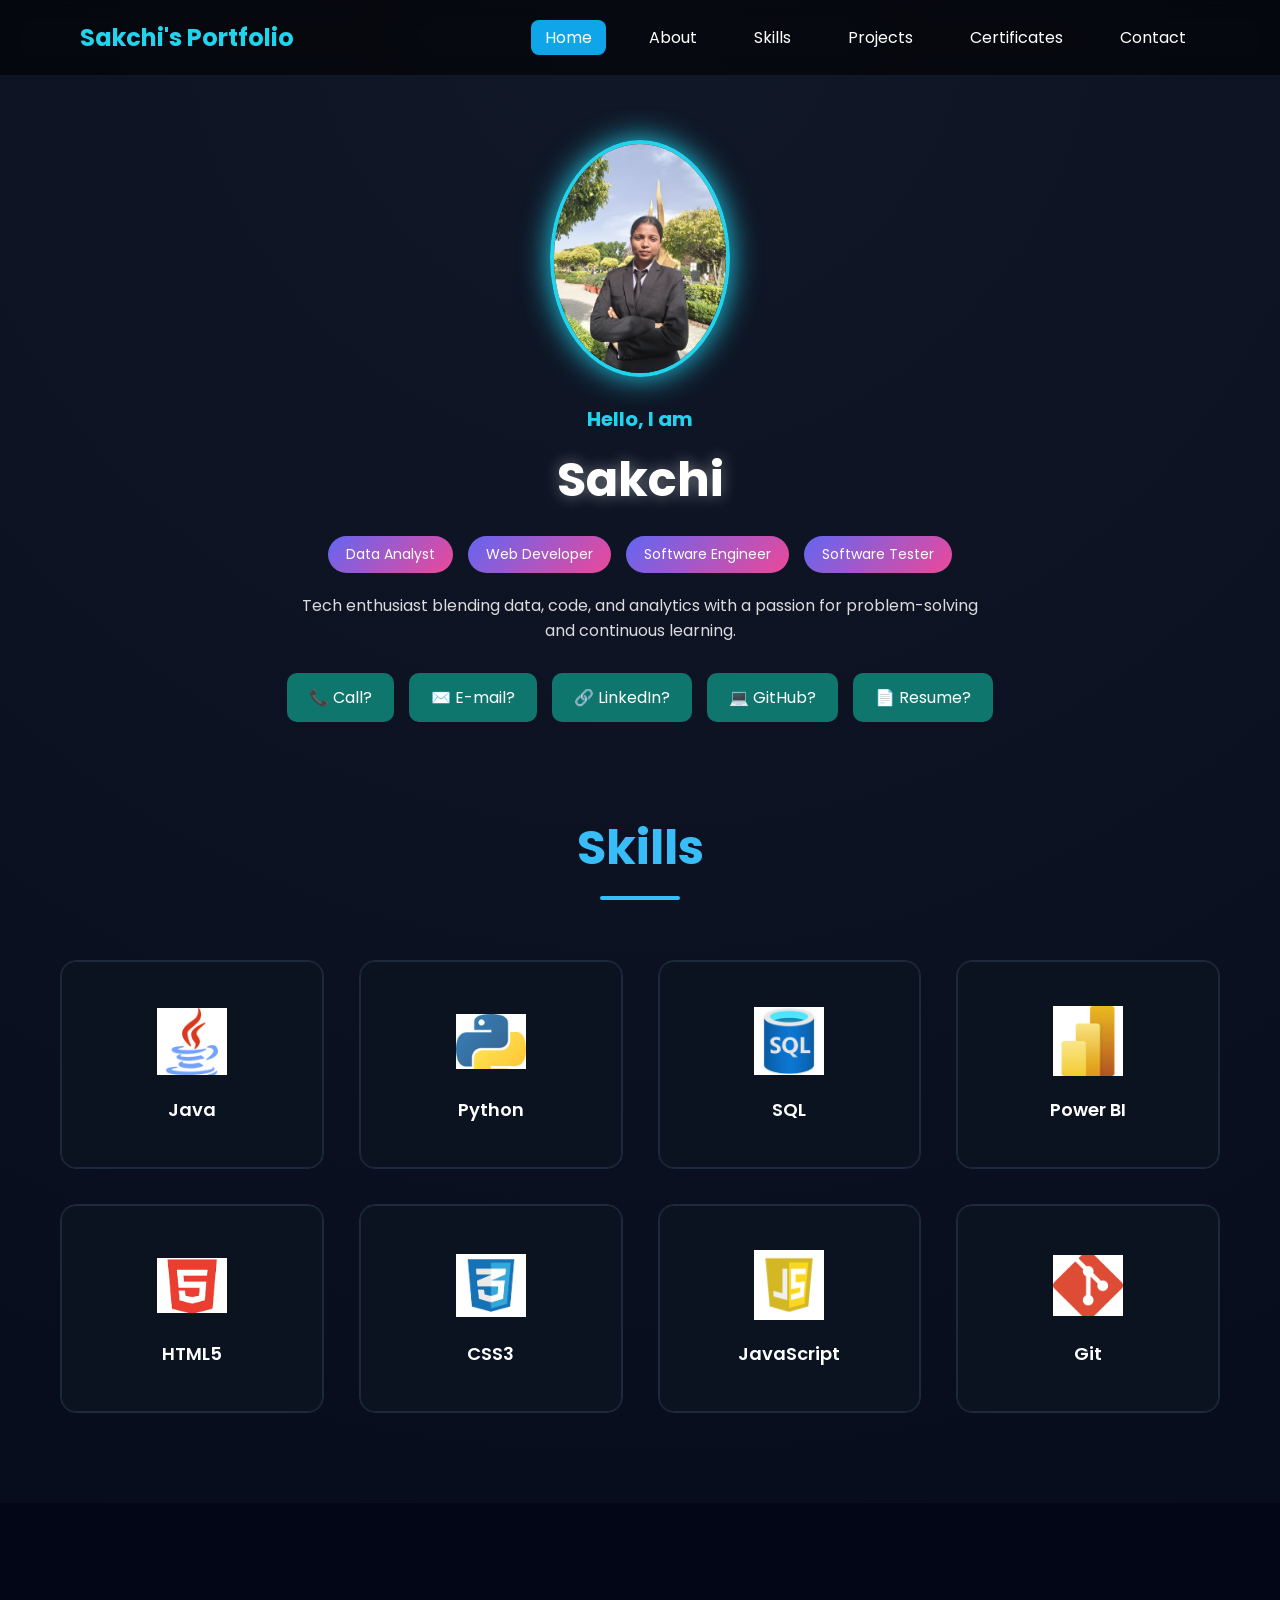
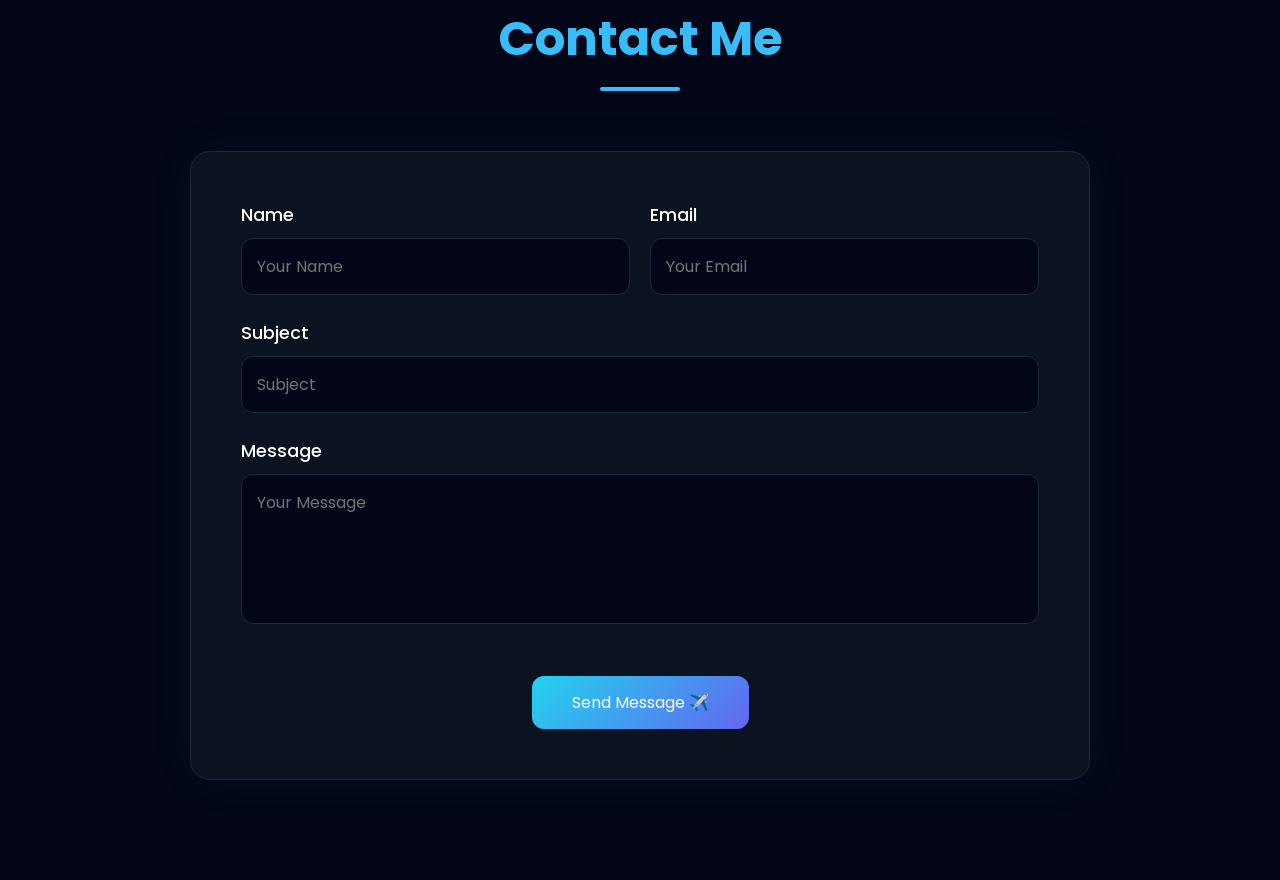
<file: index.html>
<!DOCTYPE html>
<html lang="en">
<head>
  <meta charset="UTF-8">
  <title>Sakchi | Portfolio</title>
  <link rel="stylesheet" href="style.css">
  <link href="https://fonts.googleapis.com/css2?family=Poppins:wght@300;400;600;700&display=swap" rel="stylesheet">
</head>
<body>

<!-- ===== NAVBAR ===== -->
<header class="navbar">
  <h2 class="logo">Sakchi's Portfolio</h2>

  <nav>
    <a class="active" href="#">Home</a>
     <a href="about.html">About</a>
    <a href="skills.html">Skills</a>
    <a href="project.html">Projects</a>
    <a href="certificates.html">Certificates</a>
    <a href="contact.html">Contact</a>
  </nav>
</header>

<!-- ===== HERO SECTION ===== -->
<section class="hero">

  <img src="images/profile.jpg" class="profile-img">

  <h4 class="hello">Hello, I am</h4>

  <h1 class="name">Sakchi</h1>

  <div class="roles">
    <span>Data Analyst</span>
    <span>Web Developer</span>
    <span>Software Engineer</span>
    <span>Software Tester</span>
  </div>

  <p class="intro">
    Tech enthusiast blending data, code, and analytics with a passion for
    problem-solving and continuous learning.
  </p>

  <div class="buttons">
  <a href="tel:+7491060768" class="btn">📞 Call?</a>
  <a href="mailto:sakchi2103@gmail.com" class="btn">✉️ E-mail?</a>
  <a href="https://www.linkedin.com/in/sakchi-gupta-2821ab3b4/" target="_blank" class="btn">🔗 LinkedIn?</a>
  <a href="https://github.com/sakchi2103" target="_blank" class="btn">💻 GitHub?</a>
  <a href="resume.pdf" target="_blank" class="btn">📄 Resume?</a>
</div>

<section class="skills" id="skills">
  <h2 class="skills-title">Skills</h2>

  <div class="skills-grid">

    <div class="skill-card">
      <img src="icons/java.png" alt="Java">
      <p>Java</p>
    </div>

    <div class="skill-card">
      <img src="icons/python.png" alt="Python">
      <p>Python</p>
    </div>

    <div class="skill-card">
      <img src="icons/sql.png" alt="SQL">
      <p>SQL</p>
    </div>

    <div class="skill-card">
      <img src="icons/powerbi.png" alt="Power BI">
      <p>Power BI</p>
    </div>

    <div class="skill-card">
      <img src="icons/html.png" alt="HTML5">
      <p>HTML5</p>
    </div>

    <div class="skill-card">
      <img src="icons/css.png" alt="CSS3">
      <p>CSS3</p>
    </div>

    <div class="skill-card">
      <img src="icons/javascript.png" alt="JavaScript">
      <p>JavaScript</p>
    </div>

    <div class="skill-card">
      <img src="icons/git.png" alt="Git">
      <p>Git</p>
    </div>

  </div>
</section>

<!-- ===== CONTACT SECTION ===== -->
<section class="contact">
  <h2 class="section-title">Contact Me</h2>

  <div class="contact-box">
    <form>

      <div class="row">
        <div class="field">
          <label>Name</label>
          <input type="text" placeholder="Your Name">
        </div>

        <div class="field">
          <label>Email</label>
          <input type="email" placeholder="Your Email">
        </div>
      </div>

      <div class="field">
        <label>Subject</label>
        <input type="text" placeholder="Subject">
      </div>

      <div class="field">
        <label>Message</label>
        <textarea placeholder="Your Message"></textarea>
      </div>

      <button type="submit" class="send-btn">
        Send Message ✈️
      </button>

    </form>
  </div>
</section>

</body>
</html>
</file>
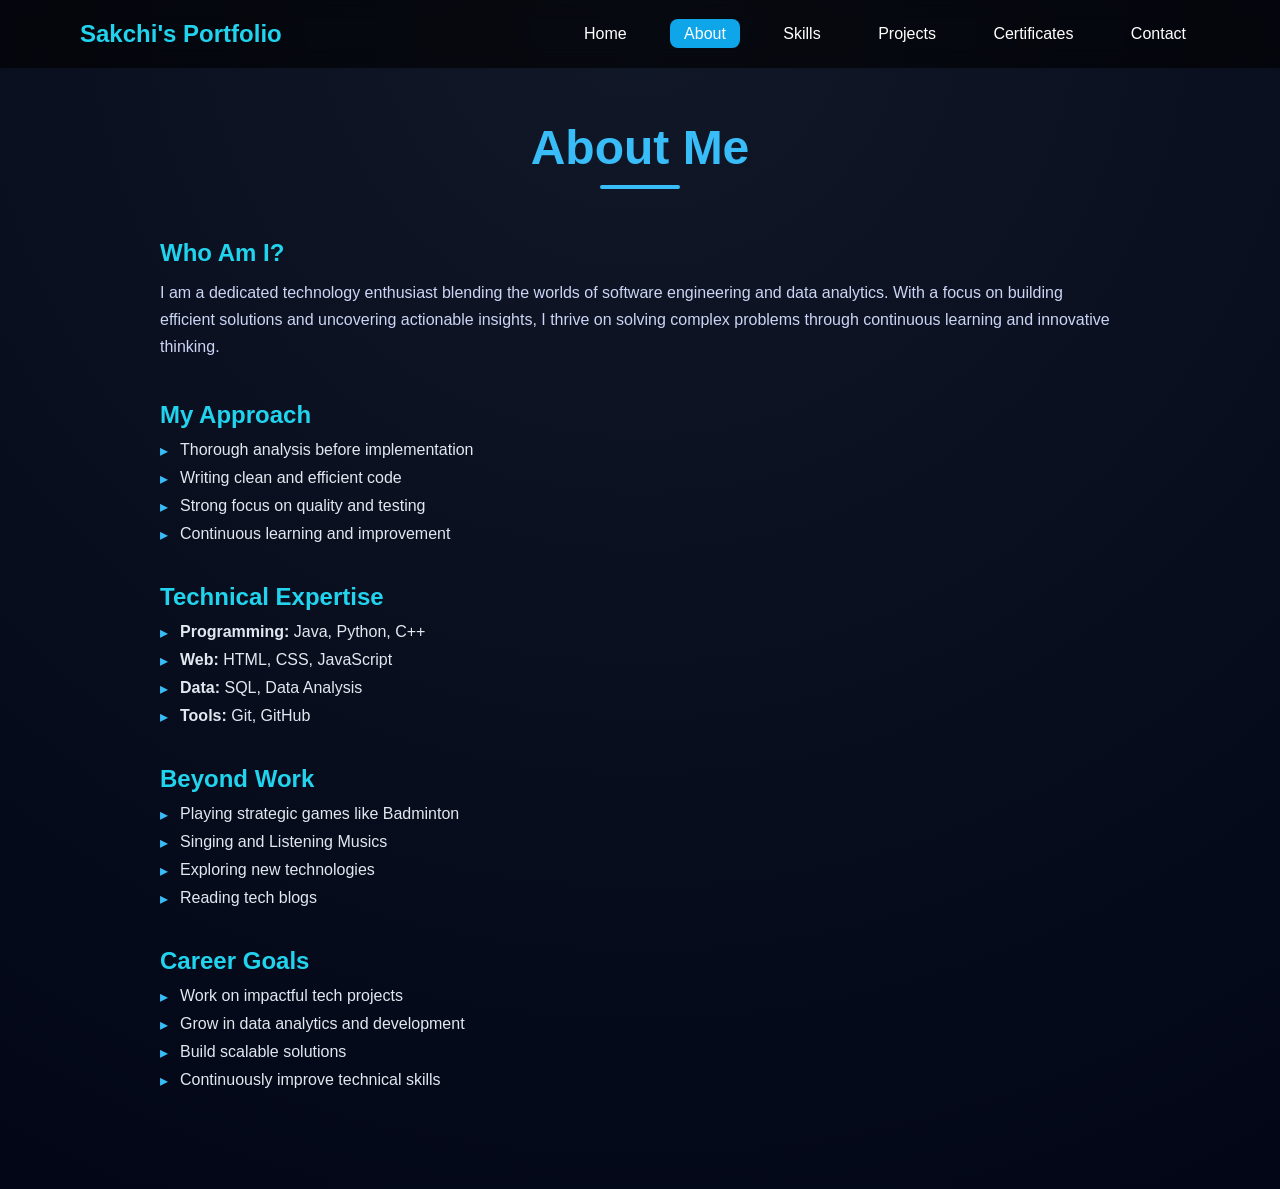
<file: about.html>
<!DOCTYPE html>
<html>
<head>
  <title>About | Sakchi</title>
  <link rel="stylesheet" href="style.css">
</head>
<body>

<header class="navbar">
    <h2 class="logo">Sakchi's Portfolio</h2>
    <nav>
      <a href="index.html">Home</a>
      <a href="about.html"class="active">About</a>
      <a href="skills.html">Skills</a>
      <a href="projects.html">Projects</a>
      <a href="certificates.html">Certificates</a>
      <a href="contact.html">Contact</a>
    </nav>
  </header>


<section class="page">
  
</section>
<section class="about-container">

  <h1 class="about-title">About Me</h1>

  <!-- Who Am I -->
  <div class="about-section">
    <h2>Who Am I?</h2>
    <p>
     I am a dedicated technology enthusiast blending the worlds of software engineering and data analytics. With a focus on building efficient solutions and uncovering actionable insights, I thrive on solving complex problems through continuous learning and innovative thinking.
    </p>
  </div>

  <!-- My Approach -->
  <div class="about-section">
    <h2>My Approach</h2>
    <ul>
      <li>Thorough analysis before implementation</li>
      <li>Writing clean and efficient code</li>
      <li>Strong focus on quality and testing</li>
      <li>Continuous learning and improvement</li>
    </ul>
  </div>

  <!-- Technical Expertise -->
  <div class="about-section">
    <h2>Technical Expertise</h2>
    <ul>
      <li><b>Programming:</b> Java, Python, C++</li>
      <li><b>Web:</b> HTML, CSS, JavaScript</li>
      <li><b>Data:</b> SQL, Data Analysis</li>
      <li><b>Tools:</b> Git, GitHub</li>
    </ul>
  </div>

  <!-- Beyond Work -->
  <div class="about-section">
    <h2>Beyond Work</h2>
    <ul>
      <li>Playing strategic games like Badminton</li>
      <li>Singing and Listening Musics</li>
      <li>Exploring new technologies</li>
      <li>Reading tech blogs</li>
    </ul>
  </div>

  <!-- Career Goals -->
  <div class="about-section">
    <h2>Career Goals</h2>
    <ul>
      <li>Work on impactful tech projects</li>
      <li>Grow in data analytics and development</li>
      <li>Build scalable solutions</li>
      <li>Continuously improve technical skills</li>
    </ul>
  </div>

</section>

</body>
</html>
</file>
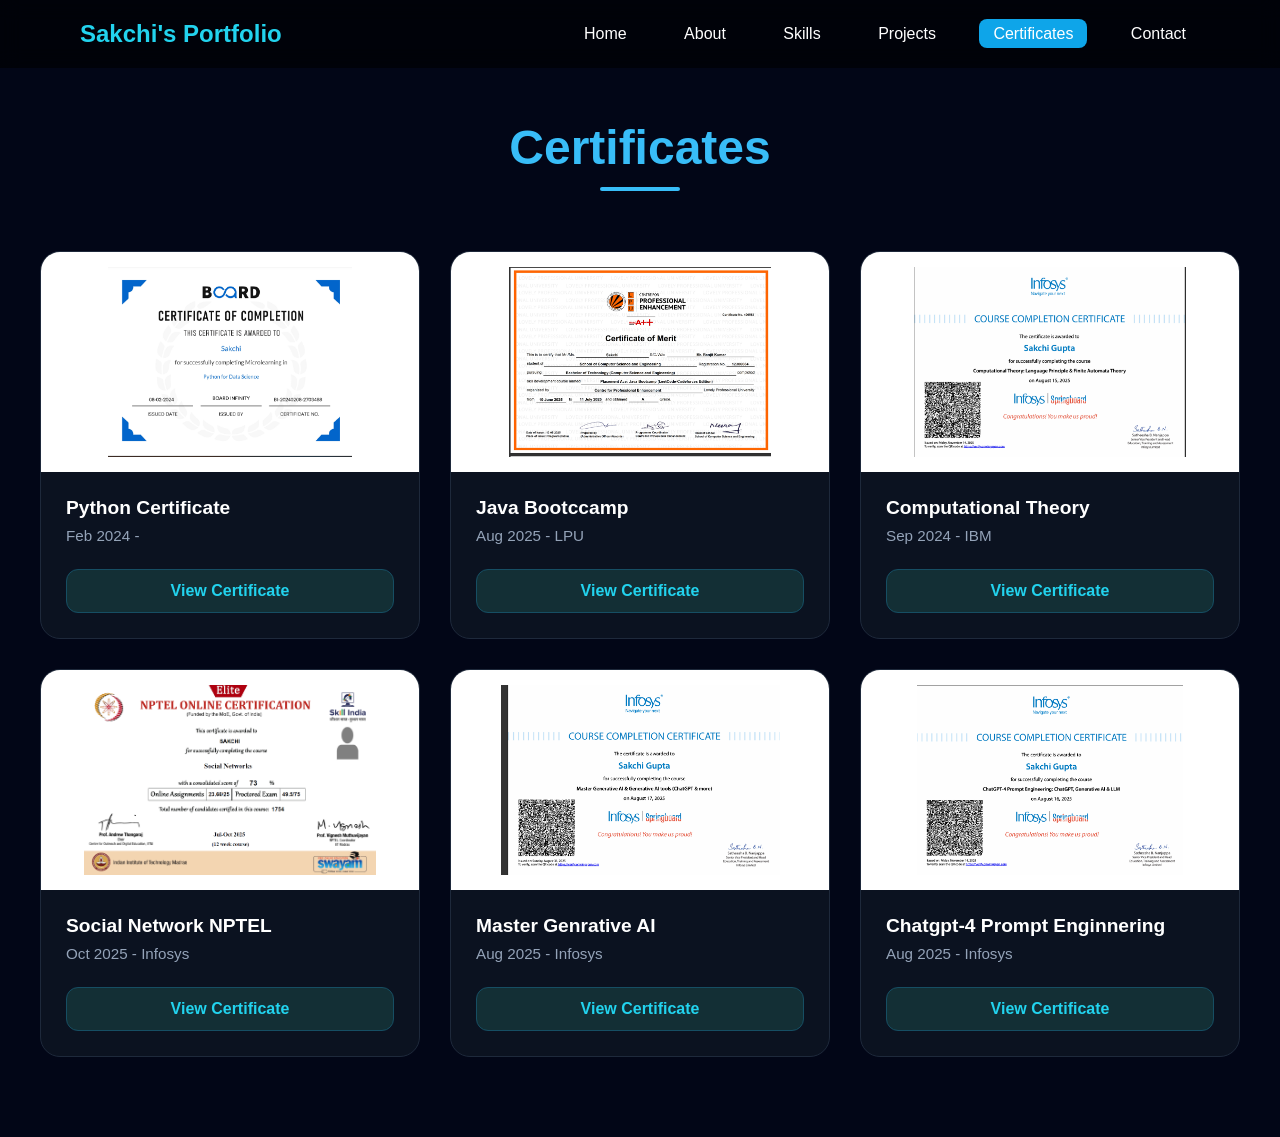
<file: certificates.html>
<!DOCTYPE html>
<html>
<head>
  <title>Certificates | Sakchi</title>
  <link rel="stylesheet" href="style.css">
</head>
<body>
 <header class="navbar">
    <h2 class="logo">Sakchi's Portfolio</h2>
    <nav>
      <a href="index.html">Home</a>
      <a href="about.html">About</a>
      <a href="skills.html">Skills</a>
      <a href="projects.html">Projects</a>
      <a href="certificates.html"class="active">Certificates</a>
      <a href="contact.html">Contact</a>
      
    </nav>
  </header>

<header> <!-- same navbar --> </header>

<section class="certificates-section">
  <h1 class="section-title">Certificates</h1>
  
  <div class="cert-grid">
    <div class="cert-card">
      <div class="cert-header">
        <img src="images/python.png.png" alt="Python Certificate">
      </div>
      <div class="cert-body">
        <h3>Python Certificate</h3>
        <p>Feb 2024 - </p>
        <a href="#" class="view-cert-btn">View Certificate</a>
      </div>
    </div>

    <div class="cert-card">
      <div class="cert-header">
        <img src="images/JavaBootcamp.png" alt="JavaBootcamp">
      </div>
      <div class="cert-body">
        <h3>Java Bootccamp</h3>
        <p>Aug 2025 - LPU</p>
        <a href="#" class="view-cert-btn">View Certificate</a>
      </div>
    </div>

    <div class="cert-card">
      <div class="cert-header">
        <img src="images/theory.png" alt="Computational theory Certificate">
      </div>
      <div class="cert-body">
        <h3>Computational Theory</h3>
        <p>Sep 2024 - IBM</p>
        <a href="#" class="view-cert-btn">View Certificate</a>
      </div>
    </div>

    <div class="cert-card">
      <div class="cert-header">
        <img src="images/nptel.png" alt="NPTEL Certificate">
      </div>
      <div class="cert-body">
        <h3>Social Network NPTEL</h3>
        <p>Oct 2025 - Infosys</p>
        <a href="#" class="view-cert-btn">View Certificate</a>
      </div>
    </div>

    <div class="cert-card">
      <div class="cert-header">
        <img src="images/master.png" alt="Master Genrative AI Certificate">
      </div>
      <div class="cert-body">
        <h3>Master Genrative AI</h3>
        <p>Aug 2025 - Infosys</p>
        <a href="#" class="view-cert-btn">View Certificate</a>
      </div>
    </div>

    <div class="cert-card">
      <div class="cert-header">
        <img src="images/chatgpt.png" alt="Chatgpt-4 Certificate">
      </div>
      <div class="cert-body">
        <h3>Chatgpt-4 Prompt Enginnering</h3>
        <p>Aug 2025 - Infosys</p>
        <a href="#" class="view-cert-btn">View Certificate</a>
      </div>
    </div>
  </div>
</section>

</body>
</html>
</file>
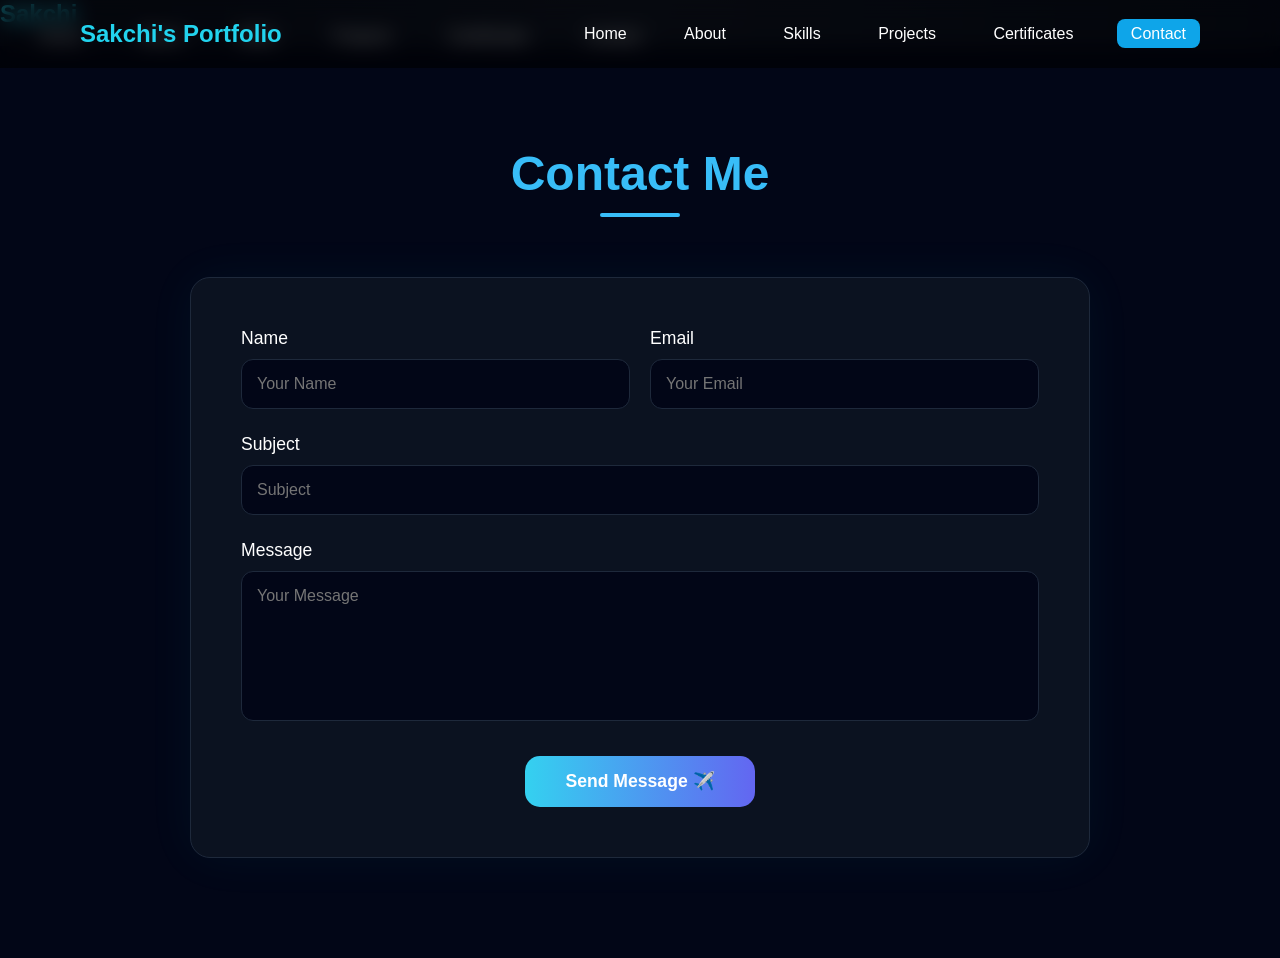
<file: contact.html>
<header>
  <h2 class="logo">Sakchi</h2>

  <nav>
    <a href="index.html">Home</a>
    <a href="about.html">About</a>
    <a href="skills.html">Skills</a>
    <a href="projects.html">Projects</a>
    <a href="certificates.html">Certificates</a>
    <a href="contact.html">Contact</a>
  </nav>
</header>
<!DOCTYPE html>
<html>
<head>
  <title>Contact | Sakchi</title>
  <link rel="stylesheet" href="style.css">
</head>
<body>
  <header class="navbar">
  <h2 class="logo">Sakchi's Portfolio</h2>

  <nav>
    <a href="index.html">Home</a>
     <a href="about.html">About</a>
    <a href="skills.html">Skills</a>
    <a href="project.html">Projects</a>
    <a href="certificates.html">Certificates</a>
    <a href="contact.html"class="active">Contact</a>
  </nav>
</header>

<header> <!-- same navbar --> </header>

<section class="contact">
  <h2 class="section-title">Contact Me</h2>
  
  <div class="contact-box">
    <form action="#">
      <div class="row">
        <div class="field">
          <label>Name</label>
          <input type="text" placeholder="Your Name">
        </div>
        <div class="field">
          <label>Email</label>
          <input type="email" placeholder="Your Email">
        </div>
      </div>

      <div class="field">
        <label>Subject</label>
        <input type="text" placeholder="Subject">
      </div>

      <div class="field">
        <label>Message</label>
        <textarea placeholder="Your Message"></textarea>
      </div>

      <button type="submit" class="send-message-btn">
        Send Message ✈️
      </button>
    </form>
  </div>
</section>

</body>
</html>
</file>
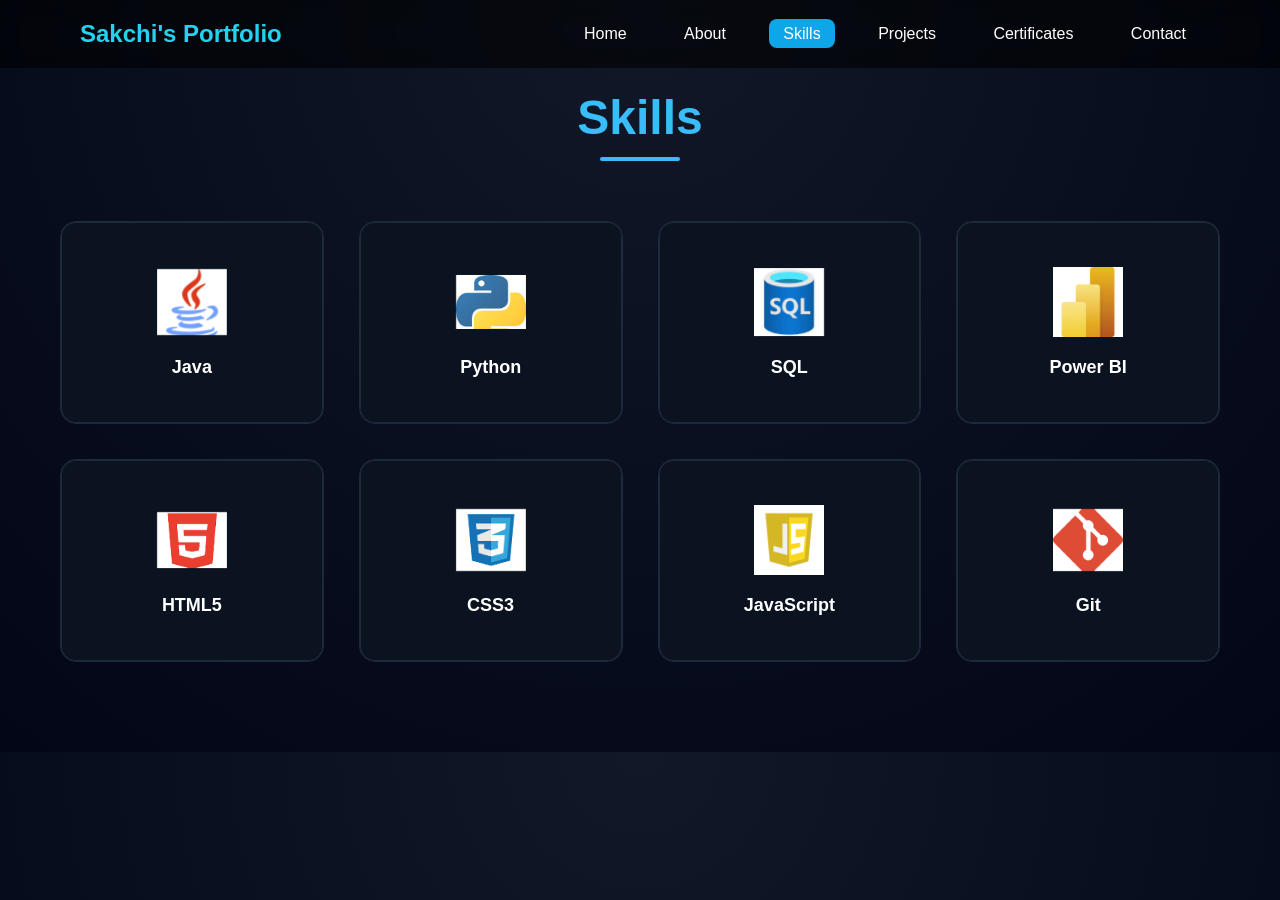
<file: skills.html>
<!DOCTYPE html>
<html>
<head>
  <title>Skills | Sakchi</title>
  <link rel="stylesheet" href="style.css">
</head>
<body>
  <header class="navbar">
  <h2 class="logo">Sakchi's Portfolio</h2>

  <nav>
    <a href="index.html">Home</a>
     <a href="about.html">About</a>
    <a class="active" href="skills.html">Skills</a>
    <a href="project.html">Projects</a>
    <a href="certificates.html">Certificates</a>
    <a href="contact.html">Contact</a>
  </nav>
</header>

<header> <!-- same navbar --> </header>

<section class="skills">
  <h2 class="skills-title">Skills</h2>
  
  <div class="skills-grid">
    <div class="skill-card">
      <img src="icons/java.png" alt="Java">
      <p>Java</p>
    </div>

    <div class="skill-card">
      <img src="icons/python.png" alt="Python">
      <p>Python</p>
    </div>

    <div class="skill-card">
      <img src="icons/sql.png" alt="SQL">
      <p>SQL</p>
    </div>

    <div class="skill-card">
      <img src="icons/powerbi.png" alt="Power BI">
      <p>Power BI</p>
    </div>

    <div class="skill-card">
      <img src="icons/html.png" alt="HTML5">
      <p>HTML5</p>
    </div>

    <div class="skill-card">
      <img src="icons/css.png" alt="CSS3">
      <p>CSS3</p>
    </div>

    <div class="skill-card">
      <img src="icons/javascript.png" alt="JavaScript">
      <p>JavaScript</p>
    </div>

    <div class="skill-card">
      <img src="icons/git.png" alt="Git">
      <p>Git</p>
    </div>
  </div>
</section>
</body>
</html>
</file>
<file: style.css>
* {
  margin: 0;
  padding: 0;
  box-sizing: border-box;
  font-family: 'Poppins', sans-serif;
}

body {
  background: radial-gradient(circle at top, #111827, #020617);
  color: white;
}

/* ===== NAVBAR ===== */
.navbar {
  position: fixed;
  width: 100%;
  top: 0;
  padding: 20px 80px;
  display: flex;
  justify-content: space-between;
  align-items: center;
  background: rgba(0,0,0,0.6);
  backdrop-filter: blur(10px);
}

.logo {
  color: #22d3ee;
}

nav a {
  color: white;
  text-decoration: none;
  margin-left: 25px;
  padding: 6px 14px;
  border-radius: 8px;
  transition: 0.3s;
}

nav a:hover,
nav .active {
  background: #0ea5e9;
}

/* ===== HERO ===== */
.hero {
  padding-top: 140px;
  min-height: 100vh;
  text-align: center;
}

.profile-img {
  width: 180px;
  border-radius: 50%;
  border: 4px solid #22d3ee;
  box-shadow: 0 0 30px #22d3ee;
}

.hello {
  margin-top: 20px;
  color: #22d3ee;
  font-size: 20px;
}

.name {
  font-size: 48px;
  margin: 10px 0;
  text-shadow: 0 0 15px rgba(255,255,255,0.4);
}

/* ===== ROLES ===== */
.roles {
  display: flex;
  justify-content: center;
  gap: 15px;
  flex-wrap: wrap;
  margin: 20px 0;
}

.roles span {
  padding: 8px 18px;
  border-radius: 20px;
  background: linear-gradient(135deg, #6366f1, #ec4899);
  font-size: 14px;
}

/* ===== TEXT ===== */
.intro {
  max-width: 700px;
  margin: auto;
  opacity: 0.85;
}

/* ===== BUTTONS ===== */
.buttons {
  margin-top: 30px;
  display: flex;
  justify-content: center;
  gap: 15px;
  flex-wrap: wrap;
}

.btn {
  background: #0f766e;
  color: white;
  padding: 12px 22px;
  border-radius: 10px;
  text-decoration: none;
  cursor: pointer;
  transition: 0.3s;
  display: inline-block;
}

.btn:hover {
  background: #14b8a6;
  transform: translateY(-3px);
}

/* ===== SKILLS SECTION ===== */
.skills {
  padding: 90px 60px;
  text-align: center;
}

.skills-title {
  font-size: 48px;
  color: #38bdf8;
  margin-bottom: 60px;
  position: relative;
}

.skills-title::after {
  content: "";
  width: 80px;
  height: 4px;
  background: #38bdf8;
  display: block;
  margin: 12px auto 0;
  border-radius: 2px;
}

/* Grid */
.skills-grid {
  display: grid;
  grid-template-columns: repeat(auto-fit, minmax(220px, 1fr));
  gap: 35px;
}

/* Card */
.skill-card {
  background: #0b1220;
  border-radius: 22px;
  padding: 40px 20px;
  box-shadow: inset 0 0 0 1px #1e293b;
  transition: 0.3s;
}

.skill-card:hover {
  transform: translateY(-10px);
  box-shadow: 0 0 30px #38bdf866;
}

/* Icon */
.skill-card img {
  width: 80px;
  height: 80px;
  margin-bottom: 25px;
}

/* Text */
.skill-card p {
  font-size: 20px;
  color: white;
  font-weight: 600;
}
/* ===== CONTACT SECTION ===== */
.contact {
  padding: 80px;
  text-align: center;
}

.section-title {
  font-size: 36px;
  color: #38bdf8;
  margin-bottom: 40px;
  position: relative;
}

.section-title::after {
  content: "";
  display: block;
  width: 60px;
  height: 3px;
  background: #38bdf8;
  margin: 10px auto 0;
}

/* ===== CONTACT SECTION ===== */
.contact {
  padding: 80px;
  text-align: center;
}

.section-title {
  font-size: 36px;
  color: #38bdf8;
  margin-bottom: 40px;
  position: relative;
}

.section-title::after {
  content: "";
  display: block;
  width: 60px;
  height: 3px;
  background: #38bdf8;
  margin: 10px auto 0;
}

/* Contact Card */
.contact-box {
  max-width: 900px;
  margin: auto;
  padding: 40px;
  background: #0b1220;
  border-radius: 20px;
  box-shadow: 0 0 40px #22d3ee33;
}

/* Inputs */
.field {
  margin-bottom: 20px;
  text-align: left;
}

.field label {
  display: block;
  margin-bottom: 8px;
  color: #cbd5f5;
}

.field input,
.field textarea {
  width: 100%;
  padding: 14px;
  background: #020617;
  border: 1px solid #1e293b;
  border-radius: 10px;
  color: white;
  font-size: 14px;
  outline: none;
}

.field input:focus,
.field textarea:focus {
  border-color: #38bdf8;
}

/* Name + Email Row */
.row {
  display: flex;
  gap: 20px;
}

.row .field {
  flex: 1;
}

/* Textarea */
textarea {
  height: 140px;
  resize: none;
}

/* Send Button */
.send-btn {
  margin-top: 20px;
  padding: 14px 40px;
  font-size: 16px;
  border: none;
  border-radius: 12px;
  cursor: pointer;
  color: white;
  background: linear-gradient(135deg, #22d3ee, #6366f1);
  transition: 0.3s;
}

.send-btn:hover {
  transform: translateY(-3px);
  box-shadow: 0 0 20px #38bdf8;
}
/* ===== ABOUT SECTION ===== */
.about-container {
  max-width: 1000px;
  margin: auto;
  padding: 120px 20px 60px;
}

/* Title */
.about-title {
  text-align: center;
  font-size: 48px;
  color: #38bdf8;
  margin-bottom: 50px;
  position: relative;
}

.about-title::after {
  content: "";
  width: 80px;
  height: 4px;
  background: #38bdf8;
  display: block;
  margin: 10px auto 0;
  border-radius: 2px;
}

/* Section Blocks */
.about-section {
  margin-bottom: 40px;
}

/* Headings */
.about-section h2 {
  color: #22d3ee;
  margin-bottom: 12px;
  font-size: 24px;
}

/* Text */
.about-section p {
  color: #cbd5f5;
  line-height: 1.7;
}

/* List */
.about-section ul {
  list-style: none;
  padding-left: 0;
}

.about-section ul li {
  margin: 10px 0;
  padding-left: 20px;
  position: relative;
  color: #e2e8f0;
}

/* Arrow bullet like in screenshot */
.about-section ul li::before {
  content: "▸";
  position: absolute;
  left: 0;
  color: #38bdf8;
}
/* Layout for the Projects Page */
.projects-section {
  padding: 120px 10% 60px; /* Top padding for fixed navbar */
  display: flex;
  flex-direction: column;
  gap: 50px; /* CRITICAL: This prevents overlapping */
  background: #020617;
}

.project-card {
  display: flex;
  background: #0b1220;
  border-radius: 20px;
  border: 1px solid #1e293b;
  overflow: hidden;
  transition: transform 0.3s ease;
}

.project-card:hover {
  transform: translateY(-10px);
  box-shadow: 0 0 30px rgba(34, 211, 238, 0.2);
}

.project-image {
  flex: 1;
  min-width: 40%;
}

.project-image img {
  width: 100%;
  height: 100%;
  object-fit: cover;
}

.project-content {
  flex: 1.2;
  padding: 40px;
}

/* For Tech Stack Spans */
.tech-stack {
  margin: 20px 0;
}

.tech-stack span {
  display: inline-block;
  background: rgba(34, 211, 238, 0.1);
  color: #22d3ee;
  padding: 5px 15px;
  border-radius: 20px;
  font-size: 14px;
  margin-right: 10px;
  margin-bottom: 10px;
}

/* Button Styling inside cards */
.project-buttons .btn {
  margin-top: 10px;
  margin-right: 15px;
}

/* ===== CERTIFICATES SECTION ===== */
.certificates-section {
  padding: 120px 20px 80px; /* Pushes content below fixed navbar */
  text-align: center;
  background-color: #020617;
}

/* Centered Section Title */
.section-title {
  font-size: 48px;
  color: #38bdf8;
  margin-bottom: 60px;
  display: inline-block;
  position: relative;
}

.section-title::after {
  content: "";
  width: 80px;
  height: 4px;
  background: #38bdf8;
  display: block;
  margin: 12px auto 0;
  border-radius: 2px;
}

/* Grid Layout for 6 Cards */
.cert-grid {
  display: grid;
  grid-template-columns: repeat(3, 1fr); /* 3 cards per row */
  gap: 30px;
  max-width: 1200px;
  margin: 0 auto;
}

/* Individual Certificate Card */
.cert-card {
  background: #0b1220;
  border-radius: 20px;
  border: 1px solid #1e293b;
  overflow: hidden;
  transition: transform 0.3s ease, border-color 0.3s;
  display: flex;
  flex-direction: column;
}

.cert-card:hover {
  transform: translateY(-10px);
  border-color: #38bdf8;
  box-shadow: 0 10px 30px rgba(56, 189, 248, 0.1);
}

/* White box for the certificate image */
.cert-header {
  background: #ffffff;
  height: 220px;
  display: flex;
  align-items: center;
  justify-content: center;
  padding: 15px;
}

.cert-header img {
  max-width: 100%;
  max-height: 100%;
  object-fit: contain; /* Keeps certificate proportions */
}

/* Text & Button Area */
.cert-body {
  padding: 25px;
  text-align: left;
}

.cert-body h3 {
  font-size: 1.2rem;
  color: #fff;
  margin-bottom: 8px;
}

.cert-body p {
  color: #94a3b8;
  font-size: 0.95rem;
  margin-bottom: 25px;
}

/* Goal Button Style */
.view-cert-btn {
  display: flex;
  align-items: center;
  justify-content: center;
  gap: 10px;
  background: #132f35; /* Dark teal background from image */
  color: #22d3ee;
  text-decoration: none;
  padding: 12px;
  border-radius: 12px;
  font-weight: 600;
  border: 1px solid #164e63;
  transition: 0.3s;
}

.view-cert-btn:hover {
  background: #22d3ee;
  color: #020617;
}

/* Responsive adjustments */
@media (max-width: 1024px) {
  .cert-grid { grid-template-columns: repeat(2, 1fr); } /* 2 per row on tablets */
}

@media (max-width: 700px) {
  .cert-grid { grid-template-columns: 1fr; } /* 1 per row on phones */
}


/* Square Card Styling */
.skill-card {
  background: #0b1220; /* Deep dark blue matching your theme */
  border: 1px solid #1e293b;
  border-radius: 16px;
  padding: 45px 20px; /* Vertical padding to make them tall/square */
  display: flex;
  flex-direction: column;
  align-items: center;
  justify-content: center;
  transition: all 0.3s ease-in-out;
}

/* Hover Effect: Blue Glow from your screenshot */
.skill-card:hover {
  transform: translateY(-8px);
  border-color: #38bdf8;
  box-shadow: 0 0 30px rgba(56, 189, 248, 0.15);
}

/* Icon Styling */
.skill-card img {
  width: 70px; 
  height: 70px;
  margin-bottom: 20px;
  object-fit: contain;
  /* If your icons have white backgrounds, this helps them blend */
  mix-blend-mode: lighten; 
}

/* Skill Name Styling */
.skill-card p {
  font-size: 18px;
  font-weight: 600;
  color: #ffffff;
  margin: 0;
  font-family: 'Poppins', sans-serif;
}

/* Responsive: 2 columns on tablets, 1 on phones */
@media (max-width: 992px) {
  .skills-grid { grid-template-columns: repeat(2, 1fr); }
}
@media (max-width: 600px) {
  .skills-grid { grid-template-columns: 1fr; }
}
/* ===== CONTACT SECTION ===== */
.contact {
  padding: 100px 20px;
  background-color: #020617; /* Dark background */
  text-align: center;
}

.contact-box {
  max-width: 900px;
  margin: 0 auto;
  padding: 50px;
  background: #0b1220; /* Dark navy card */
  border-radius: 20px;
  border: 1px solid #1e293b;
  box-shadow: 0 0 50px rgba(34, 211, 238, 0.05); /* Soft glow */
}

/* Row for Name & Email */
.contact-box .row {
  display: flex;
  gap: 20px;
}

.contact-box .field {
  flex: 1;
  text-align: left;
  margin-bottom: 25px;
}

.contact-box label {
  display: block;
  color: #fff;
  font-weight: 500;
  margin-bottom: 10px;
  font-size: 1.1rem;
}

/* Inputs & Textarea */
.contact-box input, 
.contact-box textarea {
  width: 100%;
  padding: 15px;
  background: #020617; /* Deep black input */
  border: 1px solid #1e293b;
  border-radius: 12px;
  color: #fff;
  font-size: 1rem;
  outline: none;
  transition: border-color 0.3s;
}

.contact-box input:focus, 
.contact-box textarea:focus {
  border-color: #38bdf8;
}

.contact-box textarea {
  height: 150px;
  resize: none;
}

/* The Gradient Button */
.send-message-btn {
  margin-top: 10px;
  padding: 15px 40px;
  font-size: 1.1rem;
  font-weight: 600;
  color: white;
  border: none;
  border-radius: 15px;
  cursor: pointer;
  /* Blue to Purple gradient from your screenshot */
  background: linear-gradient(90deg, #34d1f0 0%, #6366f1 100%);
  transition: transform 0.3s, box-shadow 0.3s;
}

.send-message-btn:hover {
  transform: translateY(-3px);
  box-shadow: 0 10px 20px rgba(52, 209, 240, 0.3);
}

/* Responsive for mobile */
@media (max-width: 768px) {
  .contact-box .row {
    flex-direction: column;
    gap: 0;
  }
  .contact-box {
    padding: 30px 20px;
  }
}
</file>
